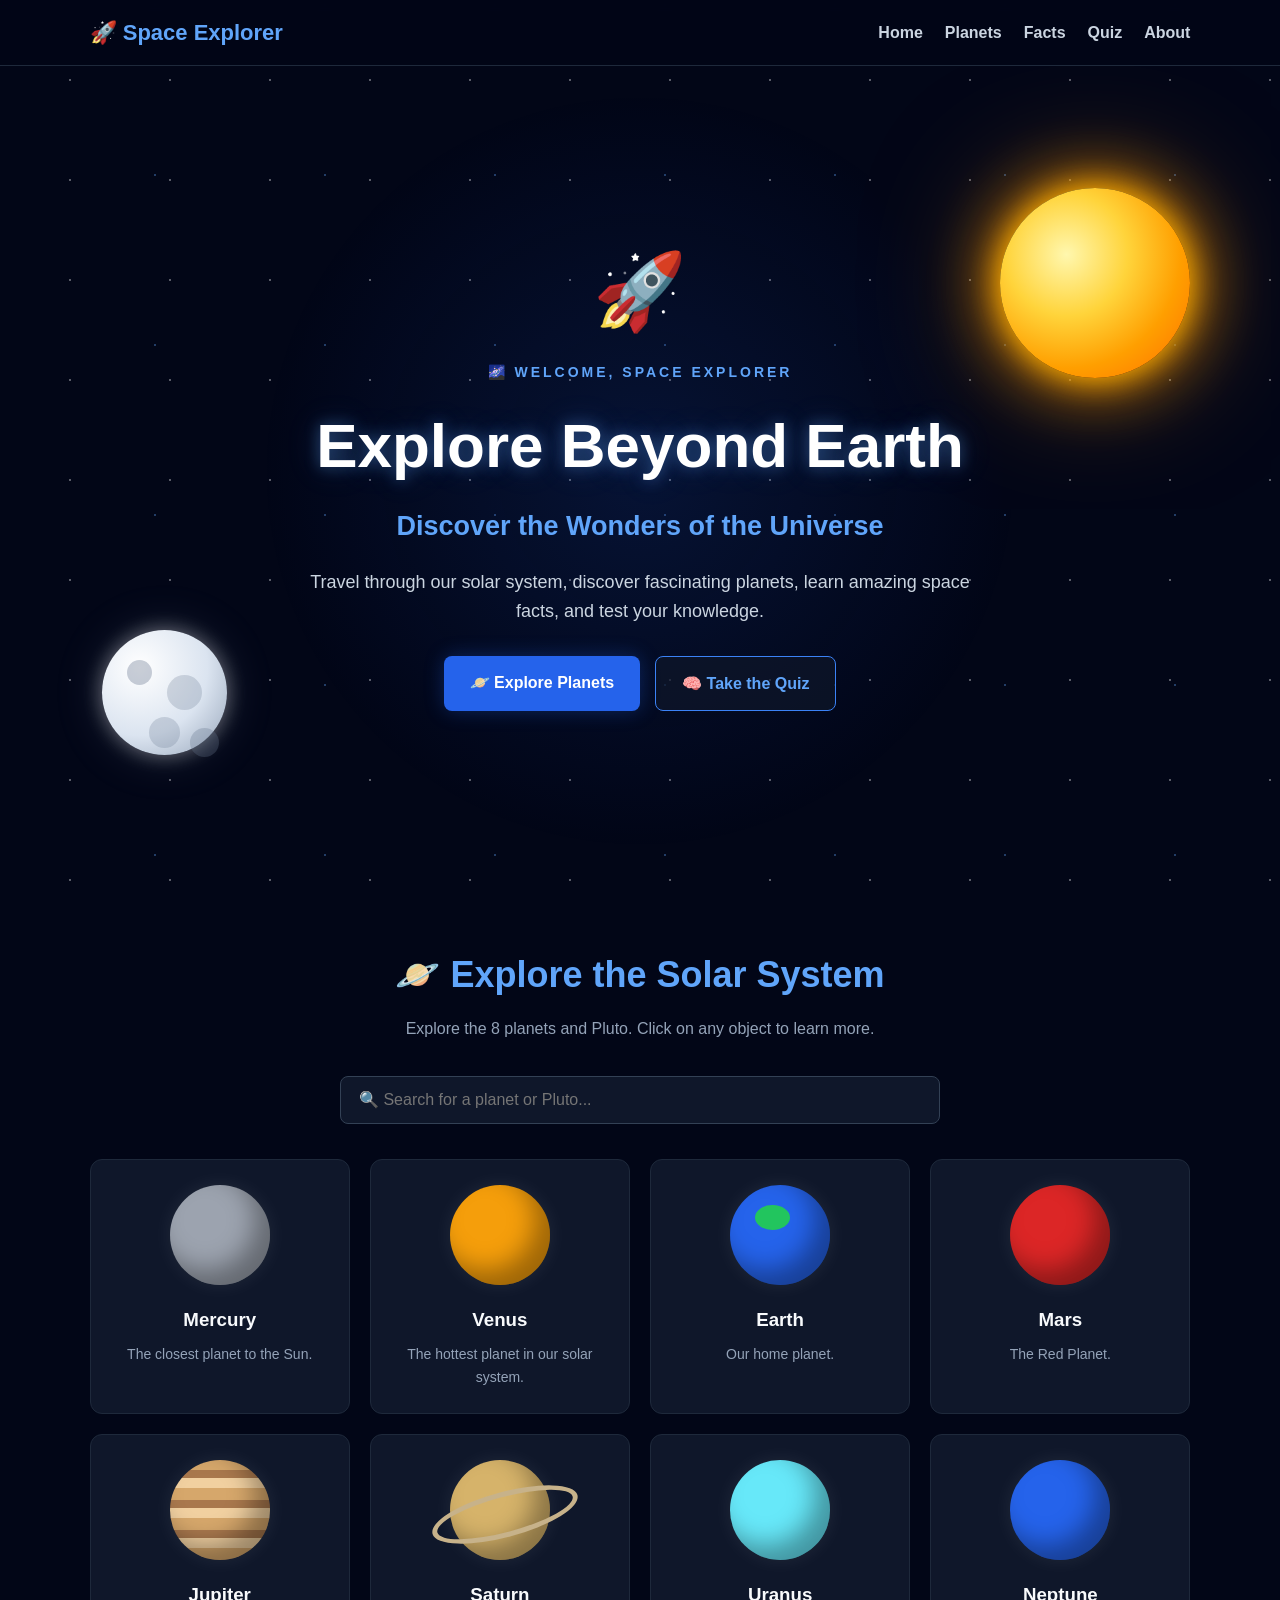
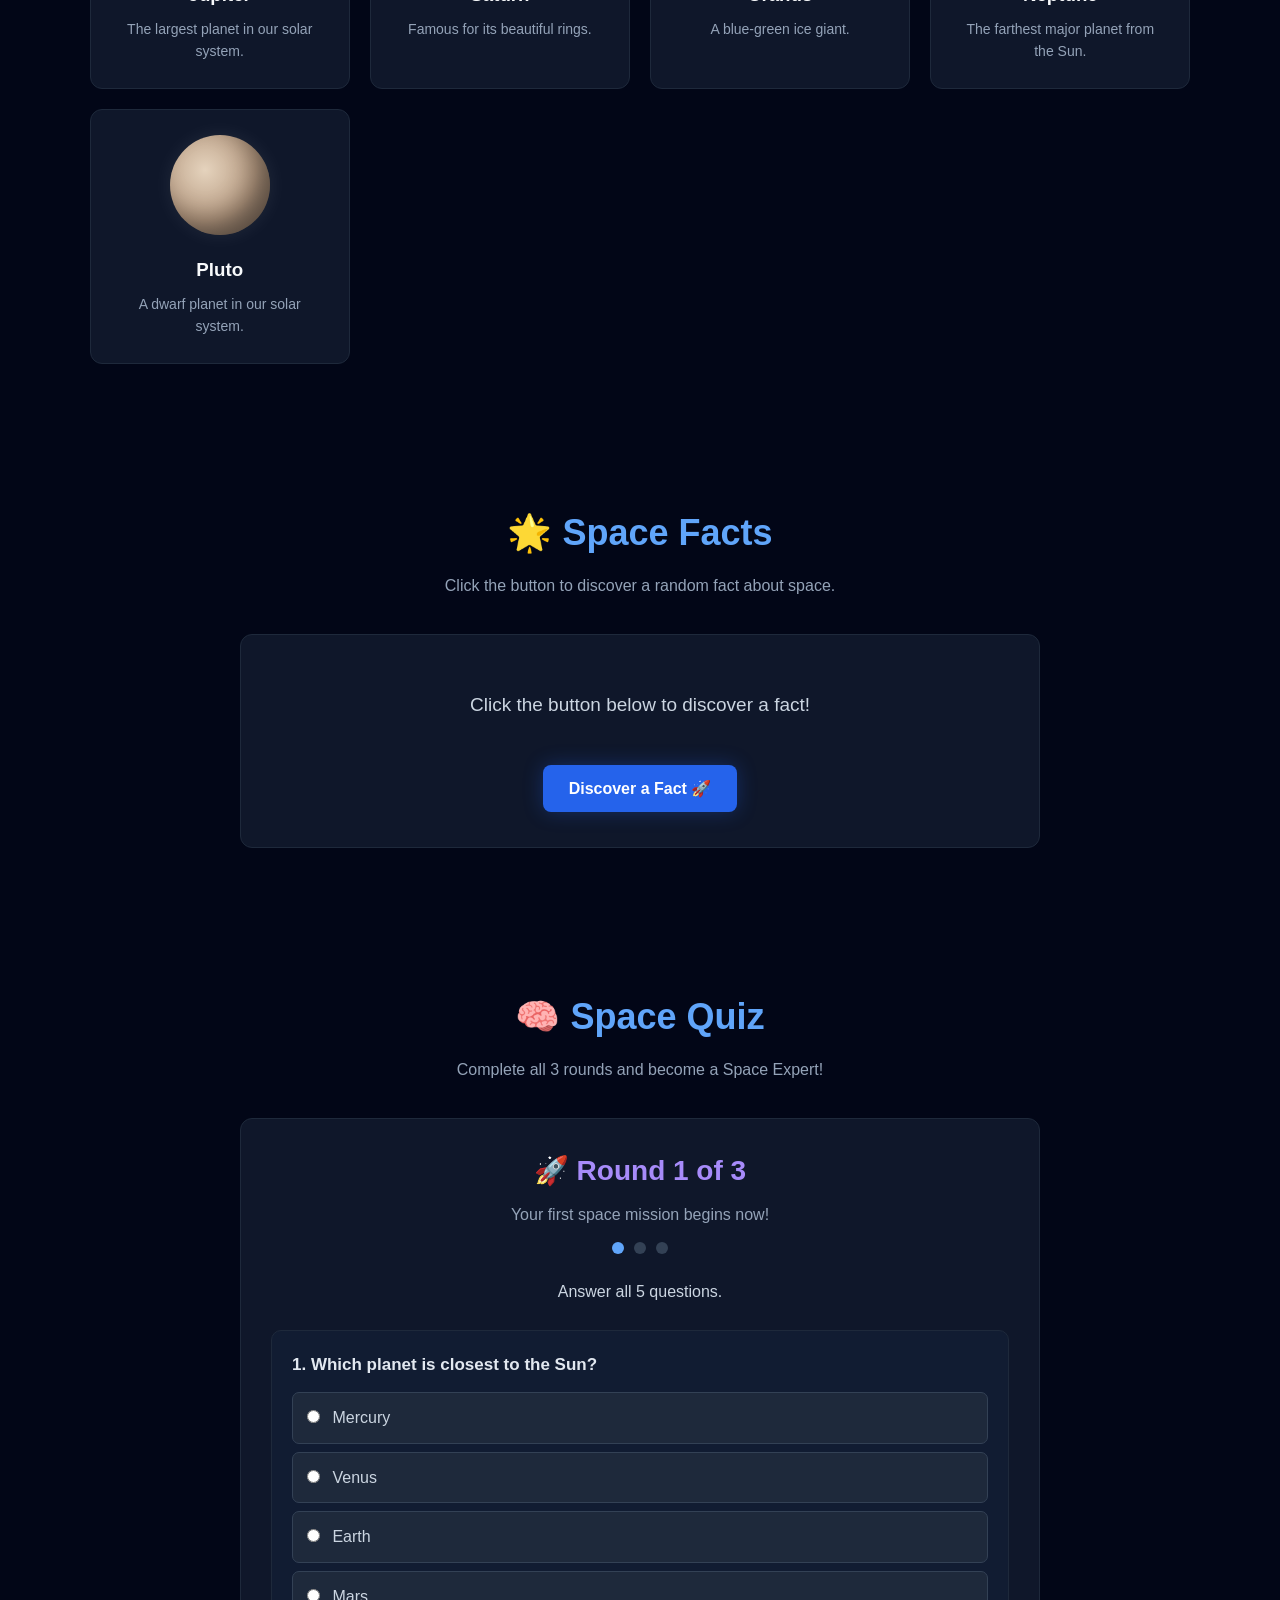
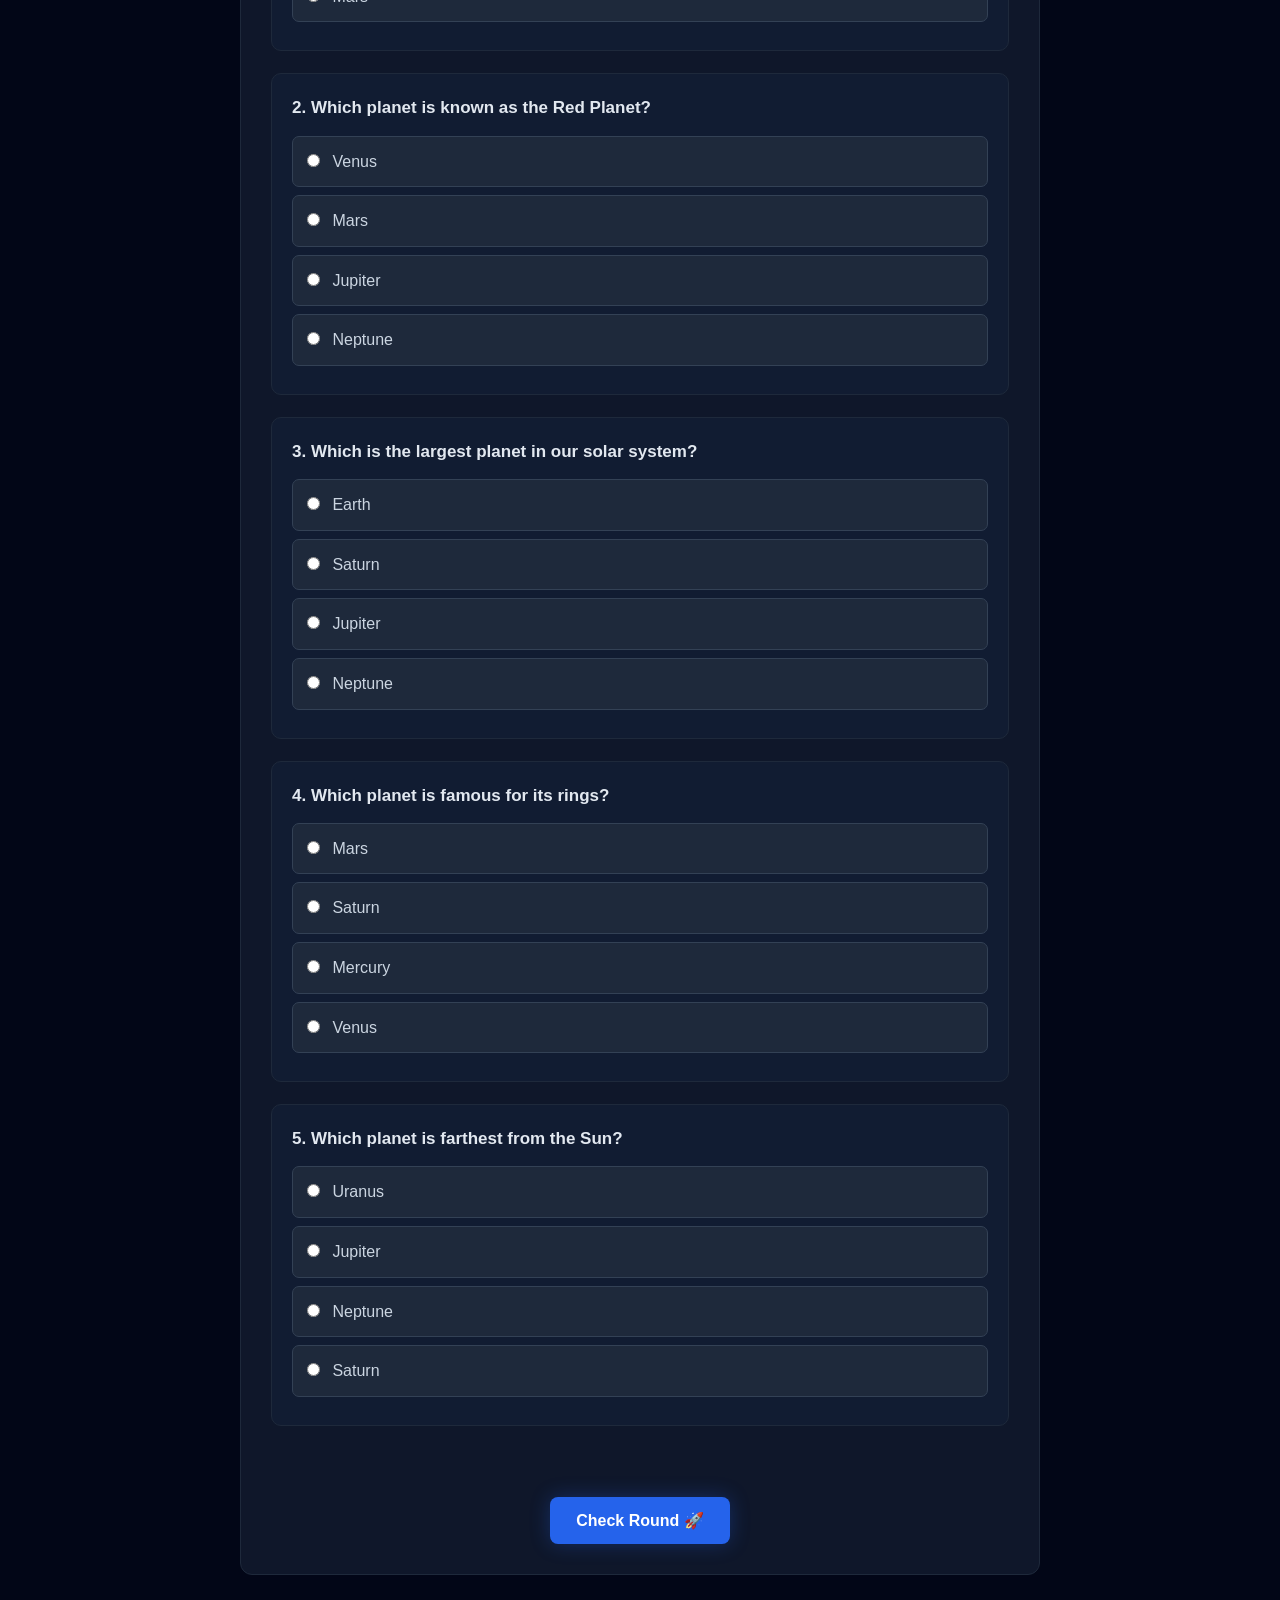
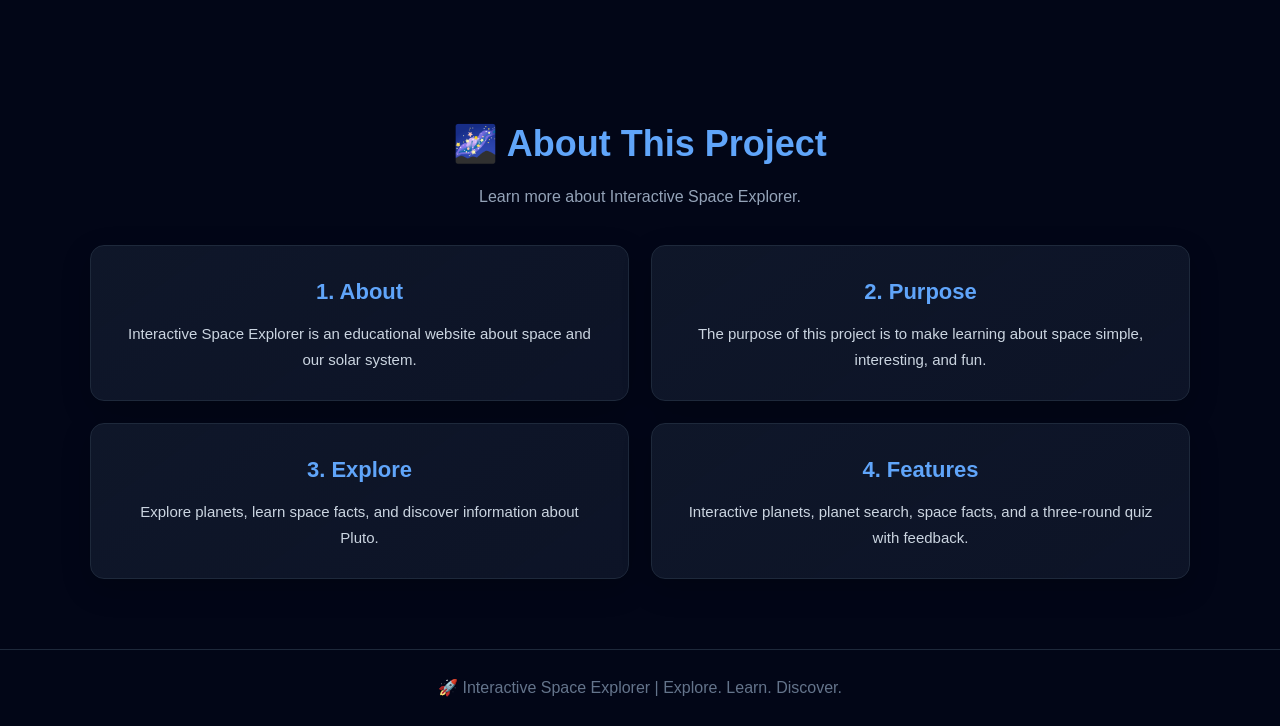
<file: index.html>
<!DOCTYPE html>
<html lang="en">
<head>
    <meta charset="UTF-8">
    <meta name="viewport" content="width=device-width, initial-scale=1.0">
    <meta name="description" content="Interactive Space Explorer – learn about planets, space facts, and test your knowledge with a fun quiz.">
    <title>Interactive Space Explorer</title>
    <link rel="stylesheet" href="styles.css">
</head>

<body>
    <div class="stars" aria-hidden="true"></div>

    <!-- NAVIGATION -->
    <nav>
        <div class="logo">🚀 Space Explorer</div>
        <ul>
            <li><a href="#home">Home</a></li>
            <li><a href="#planets">Planets</a></li>
            <li><a href="#facts">Facts</a></li>
            <li><a href="#quiz">Quiz</a></li>
            <li><a href="#about">About</a></li>
        </ul>
    </nav>

    <!-- HERO -->
    <section class="hero" id="home">
        <div class="space-sun" aria-hidden="true"></div>
        <div class="space-moon" aria-hidden="true"></div>

        <div class="hero-content">
            <div class="hero-icon" aria-hidden="true">🚀</div>
            <p class="hero-label">🌌 WELCOME, SPACE EXPLORER</p>
            <h1>Explore Beyond Earth</h1>
            <h2>Discover the Wonders of the Universe</h2>
            <p class="hero-description">
                Travel through our solar system, discover fascinating planets,
                learn amazing space facts, and test your knowledge.
            </p>
            <div class="hero-buttons">
                <a href="#planets" class="hero-button hero-primary">🪐 Explore Planets</a>
                <a href="#quiz" class="hero-button hero-secondary">🧠 Take the Quiz</a>
            </div>
        </div>
    </section>

    <!-- PLANETS -->
    <section id="planets">
        <h2 class="section-title">🪐 Explore the Solar System</h2>
        <p class="section-description">
            Explore the 8 planets and Pluto. Click on any object to learn more.
        </p>

        <div class="search-box">
            <input
                type="text"
                id="planetSearch"
                placeholder="🔍 Search for a planet or Pluto..."
                aria-label="Search planets"
            >
        </div>

        <div class="planet-grid" id="planetGrid">
            <div class="planet-card" data-name="mercury" onclick="showPlanet('Mercury')" role="button" tabindex="0">
                <div class="planet mercury" aria-hidden="true"></div>
                <h3>Mercury</h3>
                <p>The closest planet to the Sun.</p>
            </div>

            <div class="planet-card" data-name="venus" onclick="showPlanet('Venus')" role="button" tabindex="0">
                <div class="planet venus" aria-hidden="true"></div>
                <h3>Venus</h3>
                <p>The hottest planet in our solar system.</p>
            </div>

            <div class="planet-card" data-name="earth" onclick="showPlanet('Earth')" role="button" tabindex="0">
                <div class="planet earth" aria-hidden="true"></div>
                <h3>Earth</h3>
                <p>Our home planet.</p>
            </div>

            <div class="planet-card" data-name="mars" onclick="showPlanet('Mars')" role="button" tabindex="0">
                <div class="planet mars" aria-hidden="true"></div>
                <h3>Mars</h3>
                <p>The Red Planet.</p>
            </div>

            <div class="planet-card" data-name="jupiter" onclick="showPlanet('Jupiter')" role="button" tabindex="0">
                <div class="planet jupiter" aria-hidden="true"></div>
                <h3>Jupiter</h3>
                <p>The largest planet in our solar system.</p>
            </div>

            <div class="planet-card" data-name="saturn" onclick="showPlanet('Saturn')" role="button" tabindex="0">
                <div class="planet saturn" aria-hidden="true"></div>
                <h3>Saturn</h3>
                <p>Famous for its beautiful rings.</p>
            </div>

            <div class="planet-card" data-name="uranus" onclick="showPlanet('Uranus')" role="button" tabindex="0">
                <div class="planet uranus" aria-hidden="true"></div>
                <h3>Uranus</h3>
                <p>A blue-green ice giant.</p>
            </div>

            <div class="planet-card" data-name="neptune" onclick="showPlanet('Neptune')" role="button" tabindex="0">
                <div class="planet neptune" aria-hidden="true"></div>
                <h3>Neptune</h3>
                <p>The farthest major planet from the Sun.</p>
            </div>

            <div class="planet-card" data-name="pluto" onclick="showPlanet('Pluto')" role="button" tabindex="0">
                <div class="planet pluto" aria-hidden="true"></div>
                <h3>Pluto</h3>
                <p>A dwarf planet in our solar system.</p>
            </div>
        </div>
    </section>

    <!-- PLANET MODAL -->
    <div class="modal" id="planetModal" role="dialog" aria-modal="true" aria-labelledby="modalTitle">
        <div class="modal-content">
            <button class="close-button" id="closeModalButton" aria-label="Close planet information">&times;</button>
            <h2 id="modalTitle">Planet</h2>
            <p id="modalDescription"></p>
            <div class="planet-info" id="planetInfo"></div>
        </div>
    </div>

    <!-- SPACE FACTS -->
    <section id="facts">
        <h2 class="section-title">🌟 Space Facts</h2>
        <p class="section-description">
            Click the button to discover a random fact about space.
        </p>
        <div class="facts-box">
            <p id="factText">Click the button below to discover a fact!</p>
            <button class="hero-button hero-primary" id="factButton" type="button">
                Discover a Fact 🚀
            </button>
        </div>
    </section>

    <!-- QUIZ -->
    <section id="quiz">
        <h2 class="section-title">🧠 Space Quiz</h2>
        <p class="section-description">
            Complete all 3 rounds and become a Space Expert!
        </p>

        <div class="quiz-box">
            <h3 class="round-title" id="roundTitle">🚀 Round 1 of 3</h3>
            <p class="round-subtitle" id="roundSubtitle">Your first mission begins now!</p>

            <div class="progress-dots" id="progressDots" aria-hidden="true">
                <div class="progress-dot active" data-round="0"></div>
                <div class="progress-dot" data-round="1"></div>
                <div class="progress-dot" data-round="2"></div>
            </div>

            <p class="round-score" id="roundScore">Answer all 5 questions.</p>

            <div id="questionsContainer"></div>
            <p class="quiz-message" id="quizMessage"></p>

            <div class="round-complete" id="roundComplete">
                <h3 id="roundCompleteTitle">🎉 Round Complete!</h3>
                <p id="roundCompleteText"></p>
            </div>

            <div class="quiz-controls">
                <button class="hero-button hero-primary" id="submitRoundButton" type="button">
                    Check Round 🚀
                </button>
                <button class="hero-button hero-primary" id="nextRoundButton" type="button">
                    Next Round ➡️
                </button>
                <button class="hero-button hero-secondary" id="restartQuizButton" type="button">
                    Play Again 🔄
                </button>
            </div>

            <div id="finalResult">
                <h3>🏆 Mission Complete!</h3>
                <p id="finalScoreText"></p>
            </div>
        </div>
    </section>

    <!-- ABOUT -->
    <section id="about">
        <h2 class="section-title">🌌 About This Project</h2>
        <p class="section-description">Learn more about Interactive Space Explorer.</p>

        <div class="about-container">
            <div class="about-card">
                <h3>1. About</h3>
                <p>Interactive Space Explorer is an educational website about space and our solar system.</p>
            </div>
            <div class="about-card">
                <h3>2. Purpose</h3>
                <p>The purpose of this project is to make learning about space simple, interesting, and fun.</p>
            </div>
            <div class="about-card">
                <h3>3. Explore</h3>
                <p>Explore planets, learn space facts, and discover information about Pluto.</p>
            </div>
            <div class="about-card">
                <h3>4. Features</h3>
                <p>Interactive planets, planet search, space facts, and a three-round quiz with feedback.</p>
            </div>
        </div>
    </section>

    <footer>
        <p>🚀 Interactive Space Explorer | Explore. Learn. Discover.</p>
    </footer>
    <script src="script.js" defer></script>
</body>
</html>
</file>
<file: styles.css>
/* ================================
   RESET & BASE
================================= */
* {
    margin: 0;
    padding: 0;
    box-sizing: border-box;
}

html {
    scroll-behavior: smooth;
}

body {
    font-family: Arial, Helvetica, sans-serif;
    background: #020617;
    color: #f8fafc;
    line-height: 1.6;
    overflow-x: hidden;
}

/* Focus styles for accessibility */
a:focus-visible,
button:focus-visible,
input:focus-visible {
    outline: 2px solid #60a5fa;
    outline-offset: 3px;
}

/* ================================
   STAR BACKGROUND
================================= */
.stars {
    position: fixed;
    inset: 0;
    z-index: -10;
    pointer-events: none;
    background-image:
        radial-gradient(circle, #ffffff 1px, transparent 1px),
        radial-gradient(circle, #60a5fa 1px, transparent 1px);
    background-size: 100px 100px, 170px 170px;
    background-position: 20px 30px, 70px 90px;
    opacity: 0.35;
}

/* ================================
   NAVIGATION
================================= */
nav {
    position: sticky;
    top: 0;
    z-index: 1000;
    display: flex;
    justify-content: space-between;
    align-items: center;
    padding: 15px 7%;
    background: rgba(2, 6, 23, 0.96);
    border-bottom: 1px solid #1e293b;
    backdrop-filter: blur(8px);
}

.logo {
    color: #60a5fa;
    font-size: 22px;
    font-weight: bold;
}

nav ul {
    display: flex;
    list-style: none;
    gap: 22px;
}

nav a {
    color: #cbd5e1;
    text-decoration: none;
    font-weight: bold;
    transition: color 0.3s;
}

nav a:hover {
    color: #60a5fa;
}

/* ================================
   HERO
================================= */
.hero {
    min-height: 90vh;
    display: flex;
    justify-content: center;
    align-items: center;
    text-align: center;
    padding: 60px 20px;
    position: relative;
    overflow: hidden;
    background: radial-gradient(circle at center, rgba(37, 99, 235, 0.14), transparent 50%);
}

.space-sun {
    position: absolute;
    width: 190px;
    height: 190px;
    right: 7%;
    top: 15%;
    border-radius: 50%;
    background: radial-gradient(circle at 35% 35%, #fff7ae, #ffd43b 35%, #ff9f00 65%, #ff6b00);
    box-shadow: 0 0 30px #ffb300, 0 0 70px #ff9800, 0 0 130px rgba(255, 152, 0, 0.5);
    animation: sunGlow 3s ease-in-out infinite;
}

@keyframes sunGlow {
    0%, 100% { transform: scale(1); }
    50% { transform: scale(1.05); }
}

.space-moon {
    position: absolute;
    width: 125px;
    height: 125px;
    left: 8%;
    bottom: 15%;
    border-radius: 50%;
    background: radial-gradient(circle at 30% 30%, #ffffff, #dbe4f0 55%, #94a3b8);
    box-shadow: 0 0 20px rgba(255, 255, 255, 0.4), 0 0 50px rgba(148, 163, 184, 0.2);
    animation: moonFloat 5s ease-in-out infinite;
}

.space-moon::before {
    content: "";
    position: absolute;
    width: 25px;
    height: 25px;
    left: 25px;
    top: 30px;
    border-radius: 50%;
    background: rgba(100, 116, 139, 0.35);
    box-shadow:
        45px 20px 0 5px rgba(100, 116, 139, 0.25),
        25px 60px 0 3px rgba(100, 116, 139, 0.25),
        65px 70px 0 2px rgba(100, 116, 139, 0.3);
}

@keyframes moonFloat {
    0%, 100% { transform: translateY(0); }
    50% { transform: translateY(-12px); }
}

.hero-content {
    max-width: 900px;
    position: relative;
    z-index: 5;
}

.hero-icon {
    font-size: 75px;
    margin-bottom: 10px;
    animation: rocketFloat 3s ease-in-out infinite;
    display: inline-block;
}

@keyframes rocketFloat {
    0%, 100% { transform: translateY(0) rotate(-3deg); }
    50% { transform: translateY(-15px) rotate(3deg); }
}

.hero-label {
    color: #60a5fa;
    font-size: 14px;
    font-weight: bold;
    letter-spacing: 3px;
    margin-bottom: 12px;
}

.hero h1 {
    font-size: 62px;
    color: #ffffff;
    margin-bottom: 10px;
    text-shadow: 0 0 15px rgba(96, 165, 250, 0.4), 0 0 35px rgba(96, 165, 250, 0.2);
}

.hero h2 {
    font-size: 27px;
    color: #60a5fa;
    margin-bottom: 20px;
}

.hero-description {
    max-width: 700px;
    margin: 0 auto 30px;
    color: #cbd5e1;
    font-size: 18px;
}

/* ================================
   BUTTONS
================================= */
.hero-buttons {
    display: flex;
    justify-content: center;
    gap: 15px;
    flex-wrap: wrap;
}

.hero-button {
    display: inline-block;
    padding: 14px 26px;
    border-radius: 8px;
    text-decoration: none;
    font-weight: bold;
    border: none;
    cursor: pointer;
    transition: 0.3s;
    font-size: 16px;
}

.hero-primary {
    background: #2563eb;
    color: white;
    box-shadow: 0 0 20px rgba(37, 99, 235, 0.3);
}

.hero-primary:hover {
    background: #3b82f6;
    transform: translateY(-3px);
    box-shadow: 0 0 30px rgba(37, 99, 235, 0.5);
}

.hero-secondary {
    background: rgba(15, 23, 42, 0.7);
    color: #60a5fa;
    border: 1px solid #3b82f6;
}

.hero-secondary:hover {
    background: #1e3a8a;
    color: white;
    transform: translateY(-3px);
}

/* ================================
   SECTIONS
================================= */
section {
    padding: 70px 7%;
}

.section-title {
    text-align: center;
    color: #60a5fa;
    font-size: 36px;
    margin-bottom: 12px;
}

.section-description {
    max-width: 700px;
    margin: 0 auto 35px;
    text-align: center;
    color: #94a3b8;
}

/* ================================
   SEARCH
================================= */
.search-box {
    max-width: 600px;
    margin: 0 auto 35px;
}

#planetSearch {
    width: 100%;
    padding: 14px 18px;
    background: #0f172a;
    color: white;
    border: 1px solid #334155;
    border-radius: 8px;
    font-size: 16px;
    outline: none;
    transition: border-color 0.3s;
}

#planetSearch:focus {
    border-color: #60a5fa;
}

/* ================================
   PLANETS
================================= */
.planet-grid {
    max-width: 1200px;
    margin: auto;
    display: grid;
    grid-template-columns: repeat(4, 1fr);
    gap: 20px;
}

.planet-card {
    padding: 25px;
    background: #0f172a;
    border: 1px solid #1e293b;
    border-radius: 12px;
    text-align: center;
    cursor: pointer;
    transition: transform 0.3s, border-color 0.3s, box-shadow 0.3s;
}

.planet-card:hover {
    border-color: #3b82f6;
    transform: translateY(-6px);
    box-shadow: 0 12px 30px rgba(37, 99, 235, 0.15);
}

.planet {
    width: 100px;
    height: 100px;
    margin: 0 auto 20px;
    border-radius: 50%;
    box-shadow: inset -15px -15px 25px rgba(0, 0, 0, 0.35), 0 0 20px rgba(255, 255, 255, 0.08);
}

.mercury { background: #9ca3af; }
.venus { background: #f59e0b; }
.earth {
    background: #2563eb;
    position: relative;
}
.earth::after {
    content: "";
    position: absolute;
    width: 35px;
    height: 25px;
    background: #22c55e;
    border-radius: 50%;
    top: 20px;
    left: 25px;
}
.mars { background: #dc2626; }
.jupiter {
    background: repeating-linear-gradient(
        0deg,
        #d6a76b 0px, #d6a76b 12px,
        #f1d0a0 12px, #f1d0a0 22px,
        #a9784d 22px, #a9784d 30px
    );
}
.saturn {
    background: #d6b36a;
    position: relative;
}
.saturn::after {
    content: "";
    position: absolute;
    width: 140px;
    height: 35px;
    left: -20px;
    top: 32px;
    border: 5px solid #c7b28a;
    border-radius: 50%;
    transform: rotate(-15deg);
}
.uranus { background: #67e8f9; }
.neptune { background: #2563eb; }
.pluto {
    background: radial-gradient(circle at 35% 35%, #e5d3bd, #b79b82 55%, #6b5b50);
}

.planet-card h3 {
    color: #f8fafc;
    margin-bottom: 8px;
}

.planet-card p {
    color: #94a3b8;
    font-size: 14px;
}

/* ================================
   MODAL
================================= */
.modal {
    display: none;
    position: fixed;
    inset: 0;
    z-index: 2000;
    justify-content: center;
    align-items: center;
    padding: 20px;
    background: rgba(0, 0, 0, 0.8);
}

.modal.show {
    display: flex;
}

.modal-content {
    width: 100%;
    max-width: 600px;
    max-height: 90vh;
    overflow-y: auto;
    position: relative;
    padding: 30px;
    background: #0f172a;
    border: 1px solid #334155;
    border-radius: 12px;
    animation: modalIn 0.3s ease;
}

@keyframes modalIn {
    from { opacity: 0; transform: scale(0.95); }
    to { opacity: 1; transform: scale(1); }
}

.close-button {
    position: absolute;
    top: 10px;
    right: 18px;
    background: none;
    border: none;
    color: #94a3b8;
    font-size: 30px;
    cursor: pointer;
    line-height: 1;
    transition: color 0.2s;
}

.close-button:hover {
    color: white;
}

.modal-content h2 {
    color: #60a5fa;
    margin-bottom: 15px;
    padding-right: 30px;
}

.modal-content > p {
    color: #cbd5e1;
    margin-bottom: 10px;
}

.planet-info {
    display: grid;
    grid-template-columns: repeat(2, 1fr);
    gap: 12px;
    margin-top: 20px;
}

.info-box {
    padding: 15px;
    background: #1e293b;
    border-radius: 8px;
}

.info-box strong {
    display: block;
    color: #60a5fa;
    margin-bottom: 5px;
    font-size: 13px;
}

/* ================================
   FACTS
================================= */
.facts-box {
    max-width: 800px;
    margin: auto;
    padding: 35px;
    text-align: center;
    background: #0f172a;
    border: 1px solid #1e293b;
    border-radius: 12px;
}

#factText {
    min-height: 70px;
    color: #cbd5e1;
    font-size: 19px;
    margin-bottom: 25px;
    display: flex;
    align-items: center;
    justify-content: center;
}

/* ================================
   QUIZ
================================= */
.quiz-box {
    max-width: 800px;
    margin: auto;
    padding: 30px;
    background: #0f172a;
    border: 1px solid #1e293b;
    border-radius: 12px;
}

.round-title {
    text-align: center;
    color: #a78bfa;
    font-size: 28px;
    margin-bottom: 8px;
}

.round-subtitle {
    text-align: center;
    color: #94a3b8;
    margin-bottom: 15px;
}

.round-score {
    text-align: center;
    color: #cbd5e1;
    margin-bottom: 25px;
}

/* Progress dots */
.progress-dots {
    display: flex;
    justify-content: center;
    gap: 10px;
    margin-bottom: 25px;
}

.progress-dot {
    width: 12px;
    height: 12px;
    border-radius: 50%;
    background: #334155;
    transition: background 0.3s;
}

.progress-dot.active {
    background: #60a5fa;
}

.progress-dot.completed {
    background: #22c55e;
}

#questionsContainer {
    animation: questionFade 0.45s ease;
}

@keyframes questionFade {
    from { opacity: 0; transform: translateX(15px); }
    to { opacity: 1; transform: translateX(0); }
}

.question {
    margin-bottom: 22px;
    padding: 20px;
    background: #111c32;
    border: 1px solid #1e293b;
    border-radius: 10px;
}

.question h3 {
    color: #e2e8f0;
    margin-bottom: 14px;
    font-size: 17px;
}

.option {
    display: block;
    padding: 12px 14px;
    margin-bottom: 8px;
    background: #1e293b;
    border: 1px solid #334155;
    border-radius: 7px;
    cursor: pointer;
    color: #cbd5e1;
    transition: 0.2s;
}

.option:hover {
    border-color: #3b82f6;
    background: #243452;
}

.option input {
    margin-right: 8px;
    accent-color: #60a5fa;
}

/* Feedback colors after checking */
.option.correct {
    background: rgba(34, 197, 94, 0.2);
    border-color: #22c55e;
    color: #86efac;
}

.option.wrong {
    background: rgba(239, 68, 68, 0.2);
    border-color: #ef4444;
    color: #fca5a5;
}

.option.disabled {
    cursor: default;
    opacity: 0.9;
}

.quiz-message {
    text-align: center;
    margin-top: 20px;
    color: #fbbf24;
    font-weight: bold;
    min-height: 24px;
}

.quiz-controls {
    display: flex;
    justify-content: center;
    gap: 12px;
    flex-wrap: wrap;
    margin-top: 25px;
}

#nextRoundButton,
#restartQuizButton {
    display: none;
}

.round-complete {
    display: none;
    margin-top: 25px;
    padding: 25px;
    text-align: center;
    background: linear-gradient(135deg, #172554, #312e81);
    border: 1px solid #6366f1;
    border-radius: 12px;
}

.round-complete h3 {
    color: #a5b4fc;
    font-size: 26px;
    margin-bottom: 8px;
}

.round-complete p {
    color: #e0e7ff;
}

#finalResult {
    display: none;
    margin-top: 25px;
    padding: 30px;
    text-align: center;
    background: linear-gradient(135deg, #172554, #3b0764);
    border: 1px solid #8b5cf6;
    border-radius: 12px;
}

#finalResult h3 {
    color: #c4b5fd;
    font-size: 32px;
    margin-bottom: 12px;
}

#finalScoreText {
    color: #e2e8f0;
    font-size: 20px;
}

/* ================================
   ABOUT
================================= */
.about-container {
    max-width: 1100px;
    margin: 0 auto;
    display: grid;
    grid-template-columns: repeat(2, 1fr);
    gap: 22px;
}

.about-card {
    padding: 28px;
    background: linear-gradient(145deg, rgba(15, 23, 42, 0.98), rgba(15, 23, 42, 0.85));
    border: 1px solid #1e293b;
    border-radius: 14px;
    text-align: center;
    transition: 0.3s;
    box-shadow: 0 10px 30px rgba(0, 0, 0, 0.2);
}

.about-card:hover {
    transform: translateY(-6px);
    border-color: #3b82f6;
    box-shadow: 0 15px 35px rgba(37, 99, 235, 0.18);
}

.about-card h3 {
    color: #60a5fa;
    font-size: 22px;
    margin-bottom: 12px;
}

.about-card p {
    color: #cbd5e1;
    font-size: 15px;
    line-height: 1.7;
}

/* ================================
   FOOTER
================================= */
footer {
    padding: 25px;
    text-align: center;
    background: #020617;
    border-top: 1px solid #1e293b;
    color: #64748b;
}

/* ================================
   MOBILE
================================= */
@media (max-width: 1000px) {
    .planet-grid {
        grid-template-columns: repeat(2, 1fr);
    }
}

@media (max-width: 650px) {
    nav {
        flex-direction: column;
        gap: 12px;
    }

    nav ul {
        flex-wrap: wrap;
        justify-content: center;
        gap: 12px;
    }

    .hero {
        min-height: 85vh;
    }

    .space-sun {
        width: 100px;
        height: 100px;
        right: -30px;
        top: 10%;
    }

    .space-moon {
        width: 80px;
        height: 80px;
        left: -20px;
        bottom: 10%;
    }

    .hero-icon {
        font-size: 55px;
    }

    .hero h1 {
        font-size: 38px;
    }

    .hero h2 {
        font-size: 20px;
    }

    .hero-description {
        font-size: 16px;
    }

    .hero-label {
        font-size: 11px;
    }

    .planet-grid {
        grid-template-columns: 1fr;
    }

    .planet-info {
        grid-template-columns: 1fr;
    }

    .about-container {
        grid-template-columns: 1fr;
    }

    section {
        padding: 55px 5%;
    }

    .section-title {
        font-size: 28px;
    }

    .question {
        padding: 15px;
    }

    .hero-button {
        padding: 12px 20px;
        font-size: 15px;
    }
}
</file>
